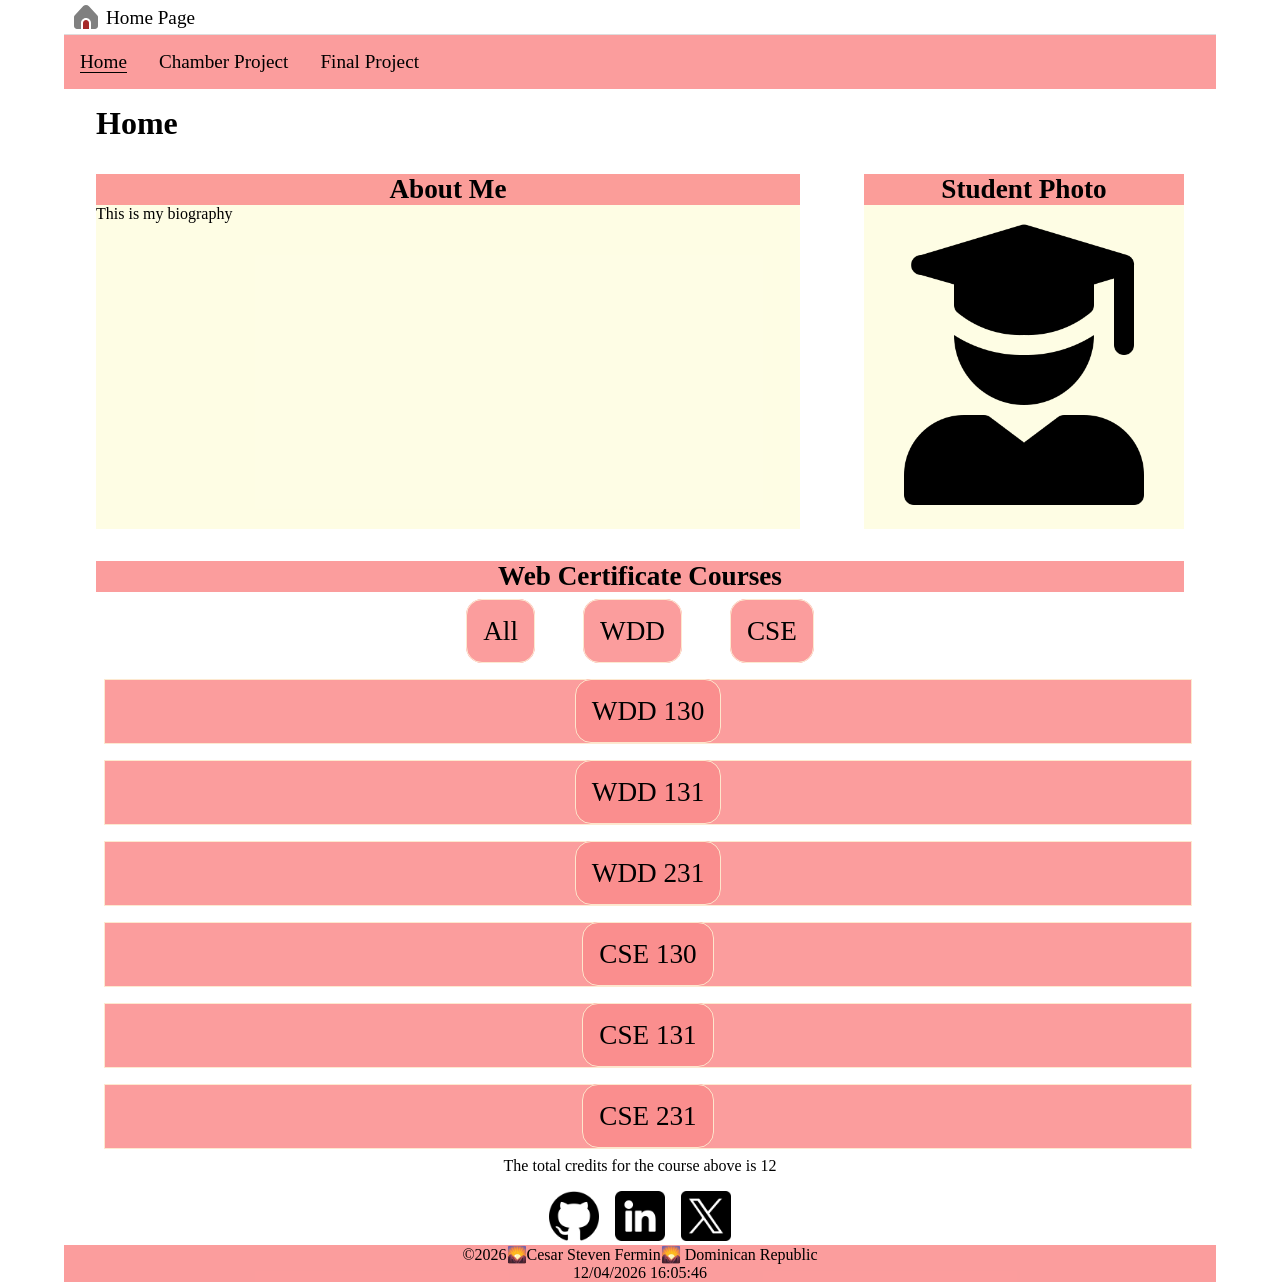
<file: index.html>
<!DOCTYPE html>
<html lang="en">
<head>
    <meta charset="UTF-8">
    <meta name="viewport" content="width=device-width, initial-scale=1.0">
    <title>Course Home Page</title>
    <meta name="author" content="Cesar Steven Fermin Cabrera">
    <meta name="description" content="This page is to create a course page where the user can find all the classes for web and programming development">
    <link rel="stylesheet" href="styles/homepagesmall.css">
    <link rel="stylesheet" href="styles/homepagelarger.css">
    <link rel="icon" href="images/newfav.ico">
    <script src="scripts/homepage.js" defer></script>
    <meta property="og:title" content="Course Home Page">
    <meta property="og:description" content="In this website, the student can have the posibility to see his biography, including his information and the history of his courses">
    <meta property="og:image" content="images/student.png">
    <meta property="og:url" content="https://stevenfermin.github.io/wdd231/index.html">
</head>
<body>
    <link rel="stylesheet" href="https://fonts.googleapis.com/css2?family=Roboto+Mono:wght@300;400;700&display=swap">
    <link rel="preconnect" href="https://fonts.googleapis.com">
    <link rel="preconnect" href="https://fonts.gstatic.com" crossorigin>
    <header>
        <img src="images/hogar.svg" alt="" width="512" height="512">
        <span>Home Page</span>
        <button id="ham-btn" class="hamburger" aria-label="hambtn"></button>
    </header>
    <nav id="nav-bar" class="navigation">
        <ul>
            <li class="current"><a href="#">Home</a></li>
            <li><a href="#">Chamber Project</a></li>
            <li><a href="#">Final Project</a></li>
        </ul>
    </nav>
    <main>
        <h1>Home</h1>
        <div class="sections">
            <section class="aboutMe">
                <h2>About Me</h2>
                <p>This is my biography</p>
            </section>
            <section class="photo">
                <h2>Student Photo</h2>
                <img src="images/student.png" alt="Student">
            </section>
            <section class="course">
                <h2>Web Certificate Courses</h2>
                <div class="filters">
                    <ul>
                        <li><a href="#" id="all">All</a></li>
                        <li><a href="#" id="wdd">WDD</a></li>
                        <li><a href="#" id="cse">CSE</a></li>
                    </ul>
                </div>
                <div id="list">
                </div>
            </section>
        </div>
        <dialog id="course-dialog">
        </dialog>
    </main>
    <footer>
        <div class="logos">
            <a href="https://github.com/"><img src="images/github.png" alt="Github"></a>
            <a href="https://linkedin.com/"><img src="images/linkedin.png" alt="LinkedIn"></a>
            <a href="https://x.com/"><img src="images/xlogo.png" alt="Twitter X"></a>
        </div>
        <div class="mark">
            <p id="signature"></p>
            <p id="lastModified"></p>
        </div>
    </footer>
</body>
</html>
</file>
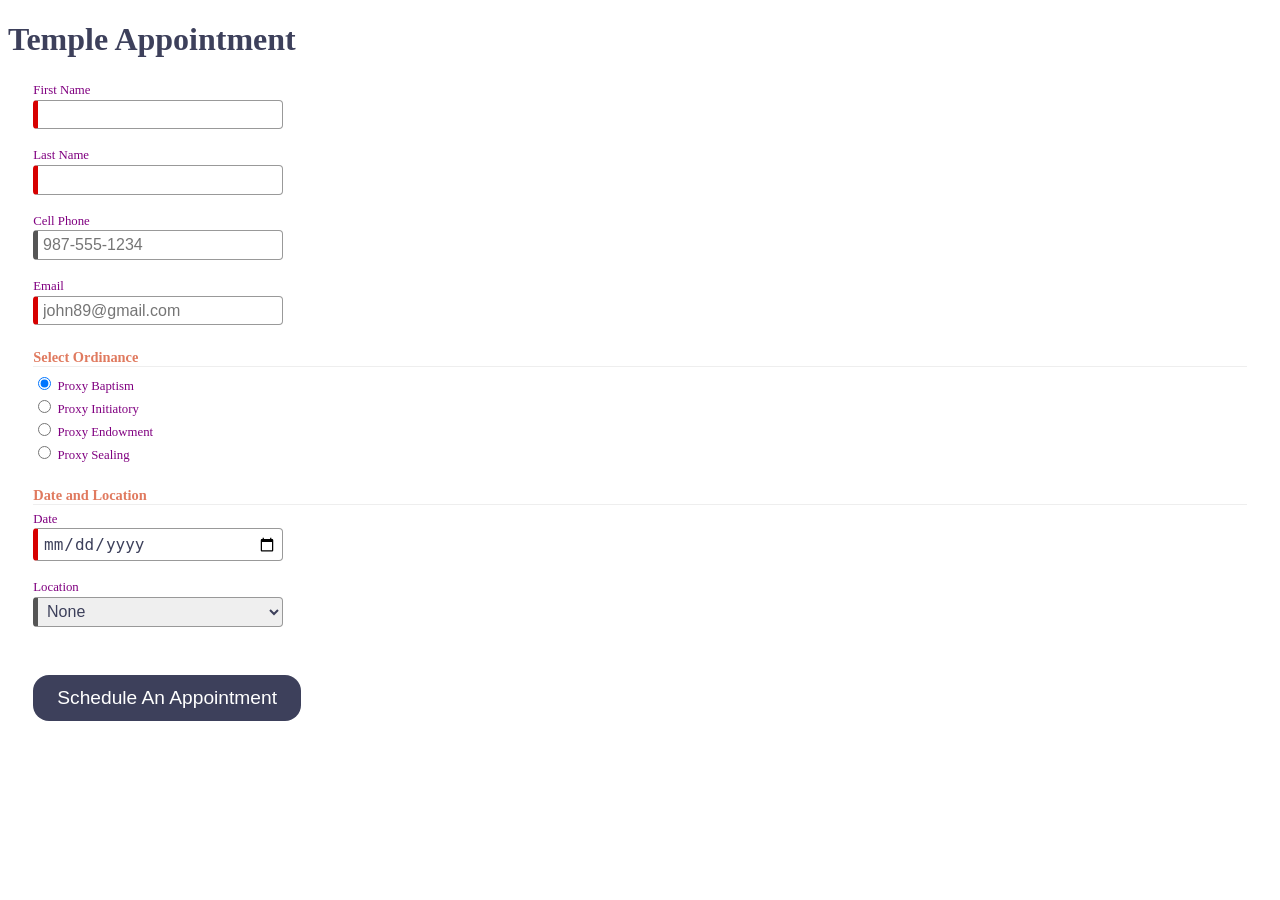
<file: startHere/startHere/index.html>
<!DOCTYPE html>
<html lang="en">

<head>
  <meta charset="UTF-8">
  <meta name="viewport" content="width=device-width, initial-scale=1.0">
  <meta name="description" content="Web Lab Start File">
  <meta name="author" content="Paul Cheney">

  <link rel="stylesheet" href="styles/small.css">
  <link rel="stylesheet" href="styles/large.css">
  <script src="js/scripts.js" defer></script>
  <title>Web Lab Start File</title>
</head>

<body>

  <main>
    <h1>Temple Appointment</h1>

    <form method="GET" action="thanks.html" class="designOne">
      <label>First Name <input type="text" name="first" required autocomplete="given-name" title="Your First Name"></label>
        <label>Last Name <input type="text" name="last" required autocomplete="family-name" title="Your Last Name"></label>
        <label>Cell Phone <input type="tel" name="phone"  autocomplete="tel" title="A Phone Number with dashes" placeholder="987-555-1234" ></label>
        <label>Email <input type="email" name="email" required placeholder="john89@gmail.com"  title="Your Email" autocomplete="email"></label>
  

        <h3>Select Ordinance</h3>
        <label><input type="radio" name="ordinance" value="Baptism" checked> Proxy Baptism</label>
        <label><input type="radio" name="ordinance" value="Initiatory"> Proxy Initiatory</label>
        <label><input type="radio" name="ordinance" value="Endowment"> Proxy Endowment</label>
        <label><input type="radio" name="ordinance" value="Sealing"> Proxy Sealing</label>

        
        <h3>Date and Location</h3>
        <label>Date <input type="date" name="date" required></label>

        <label>Location
          <select name="location" required>
            <option value="">None</option>
            <option value="Payson">Payson</option>
            <option value="Orem">Orem</option>
            <option value="Provo City Center">Provo City Center</option>
        </label>

        <input type="submit" value="Schedule An Appointment">
    </form>

    
  </main>

</body>
</html>
</file>
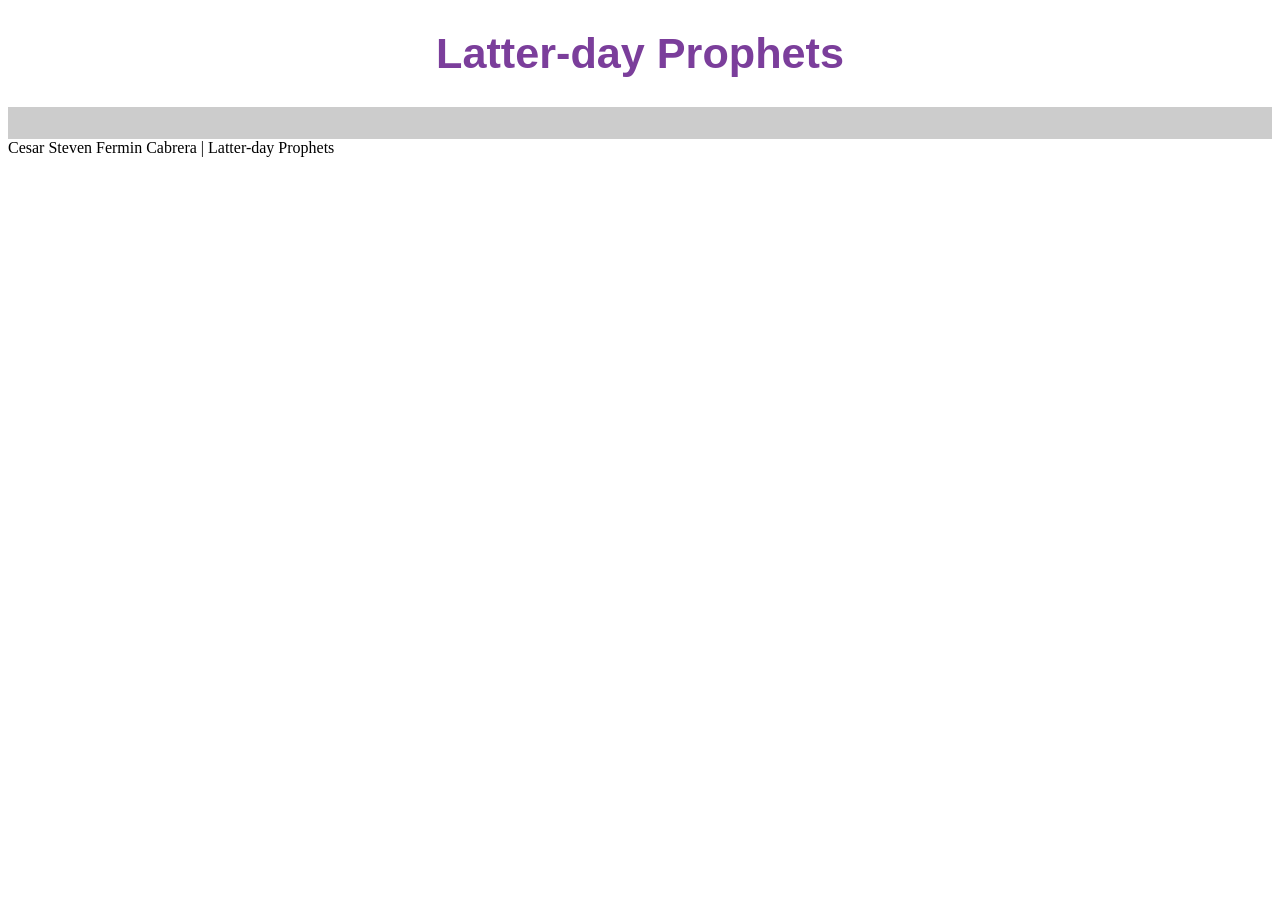
<file: prophets.html>
<!DOCTYPE html>
<html lang="en">
<head>
    <meta charset="UTF-8">
    <meta name="viewport" content="width=device-width, initial-scale=1.0">
    <title>Prophets page</title>
    <link rel="stylesheet" href="styles/prophets.css">
    <script src="scripts/prophets.js" defer></script>
    <meta name="author" content="Cesar Steven Fermin Cabrera">
    <meta name="description" content="This page will fetch the data of modern prophets and display some information to the user">
</head>
<body>
    <header>
        <h1>Latter-day Prophets</h1>
    </header>
    <main>
        <div id="cards"></div>
    </main>
    <footer>
        Cesar Steven Fermin Cabrera | Latter-day Prophets
    </footer>
</body>
</html>
</file>
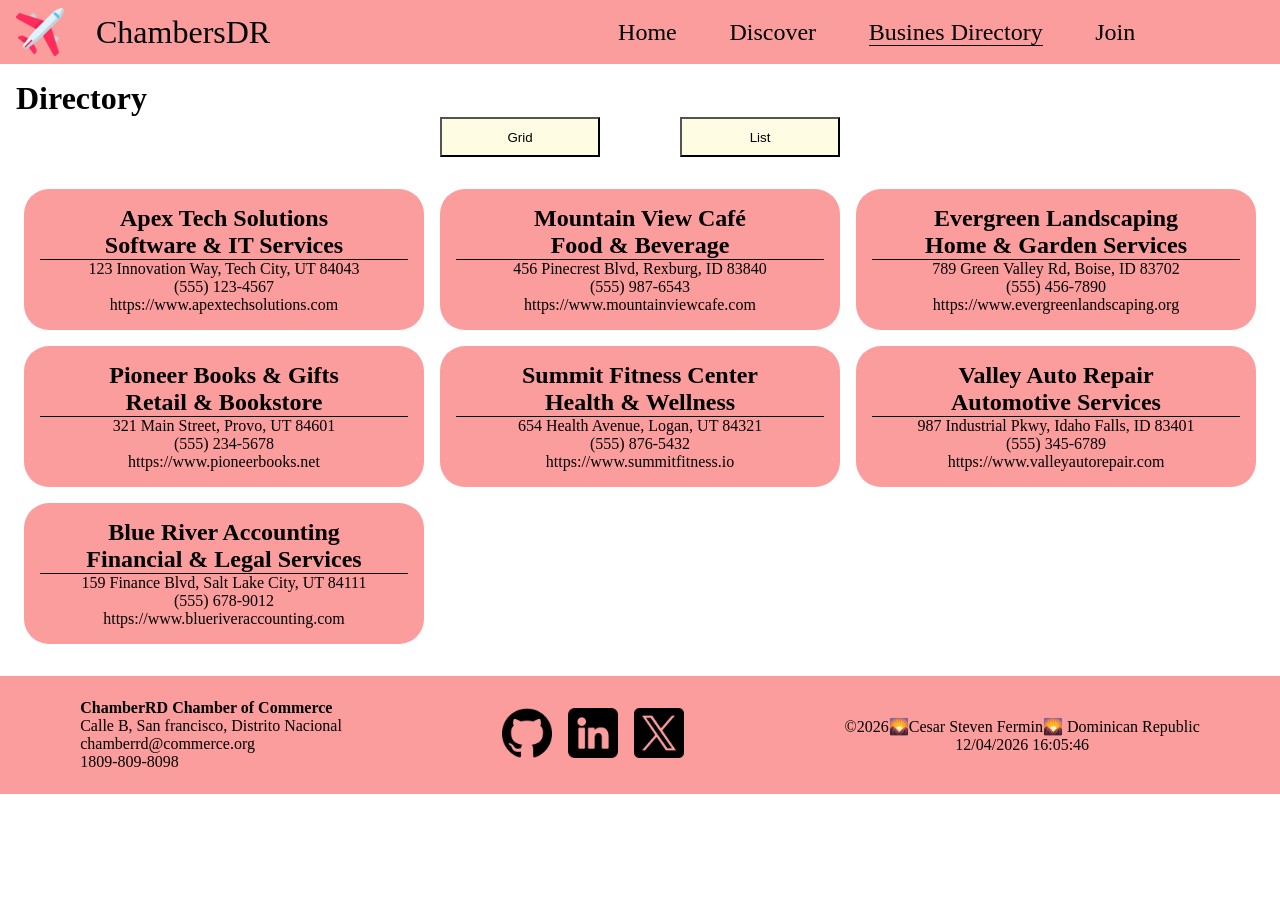
<file: chamber/directory.html>
<!DOCTYPE html>
<html lang="en">
<head>
    <meta charset="UTF-8">
    <meta name="viewport" content="width=device-width, initial-scale=1.0">
    <meta name="author" content="Cesar Steven Fermin Cabrera">
    <meta name="description" content="This page is about all the companies that are asociated with us">

    <meta property="og:title" content="ChambersDR">
    <meta property="og:description" content="This page is about all the companies that are asociated with us">
    <meta property="og:image" content="https://stevenfermin.github.io/wdd231/chamber/images/plane.png">
    <meta property="og:url" content="https://stevenfermin.github.io/wdd231/chamber/directory.html">

    <link rel="stylesheet" href="styles/normalize.css">
    <link rel="stylesheet" href="styles/directorysmall.css">
    <link rel="stylesheet" href="styles/directorylarge.css">
    <script src="scripts/directory.js" defer></script>
    <link rel="shortcut icon" href="images/plane.png">

    <link rel="stylesheet" href="https://fonts.googleapis.com/css2?family=Roboto+Mono:wght@300;400;700&display=swap">
    <link rel="preconnect" href="https://fonts.googleapis.com">
    <link rel="preconnect" href="https://fonts.gstatic.com" crossorigin>

    <title>ChambersDR Directory</title>
</head>
<body>
    
    <header>
        <nav class="navigation">
            <img src="images/plane.png" alt="Plane logo">
            <label>ChambersDR</label>
            <ul>
                <li class="link"><a href="index.html">Home</a></li>
                <li class="link"><a href="discover.html">Discover</a></li>
                <li class="link"><a href="directory.html">Busines Directory</a></li>
                <li class="link"><a href="join.html">Join</a></li>
            </ul>
            <button id="ham-btn" class="hamburger" aria-label="hambtn"></button>
        </nav>
        <nav id="mobileNav" class="mobileNav">
            <ul>
                <li class="mobileLink"><a href="index.html">Home</a></li>
                <li class="mobileLink"><a href="discover.html">Discover</a></li>
                <li class="mobileLink"><a href="directory.html" >Busines Directory</a></li>
                <li class="mobileLink"><a href="join.html">Join</a></li>
            </ul>
        </nav>
    </header>
    <main>
        <h1 id="h1-directory">Directory</h1>
        <div class="view">
            <button id="grid">Grid</button>
            <button id="list">List</button>
        </div>
        <div id="cards" class="cards grid">
        </div>
    </main>
    <footer>
        <div id="details">
            <p id="DName"></p>
            <p id="DAddress"></p>
            <p id="DEmail"></p>
            <p id="DNumber"></p>
        </div>
        <div class="logos">
            <a href="https://github.com/"><img src="images/github.png" alt="Github"></a>
            <a href="https://linkedin.com/"><img src="images/linkedin.png" alt="LinkedIn"></a>
            <a href="https://x.com/"><img src="images/xlogo.png" alt="Twitter X"></a>
        </div>
        <div class="mark">
            <p id="signature"></p>
            <p id="lastModified"></p>
        </div>
    </footer>
</body>
</html>
</file>
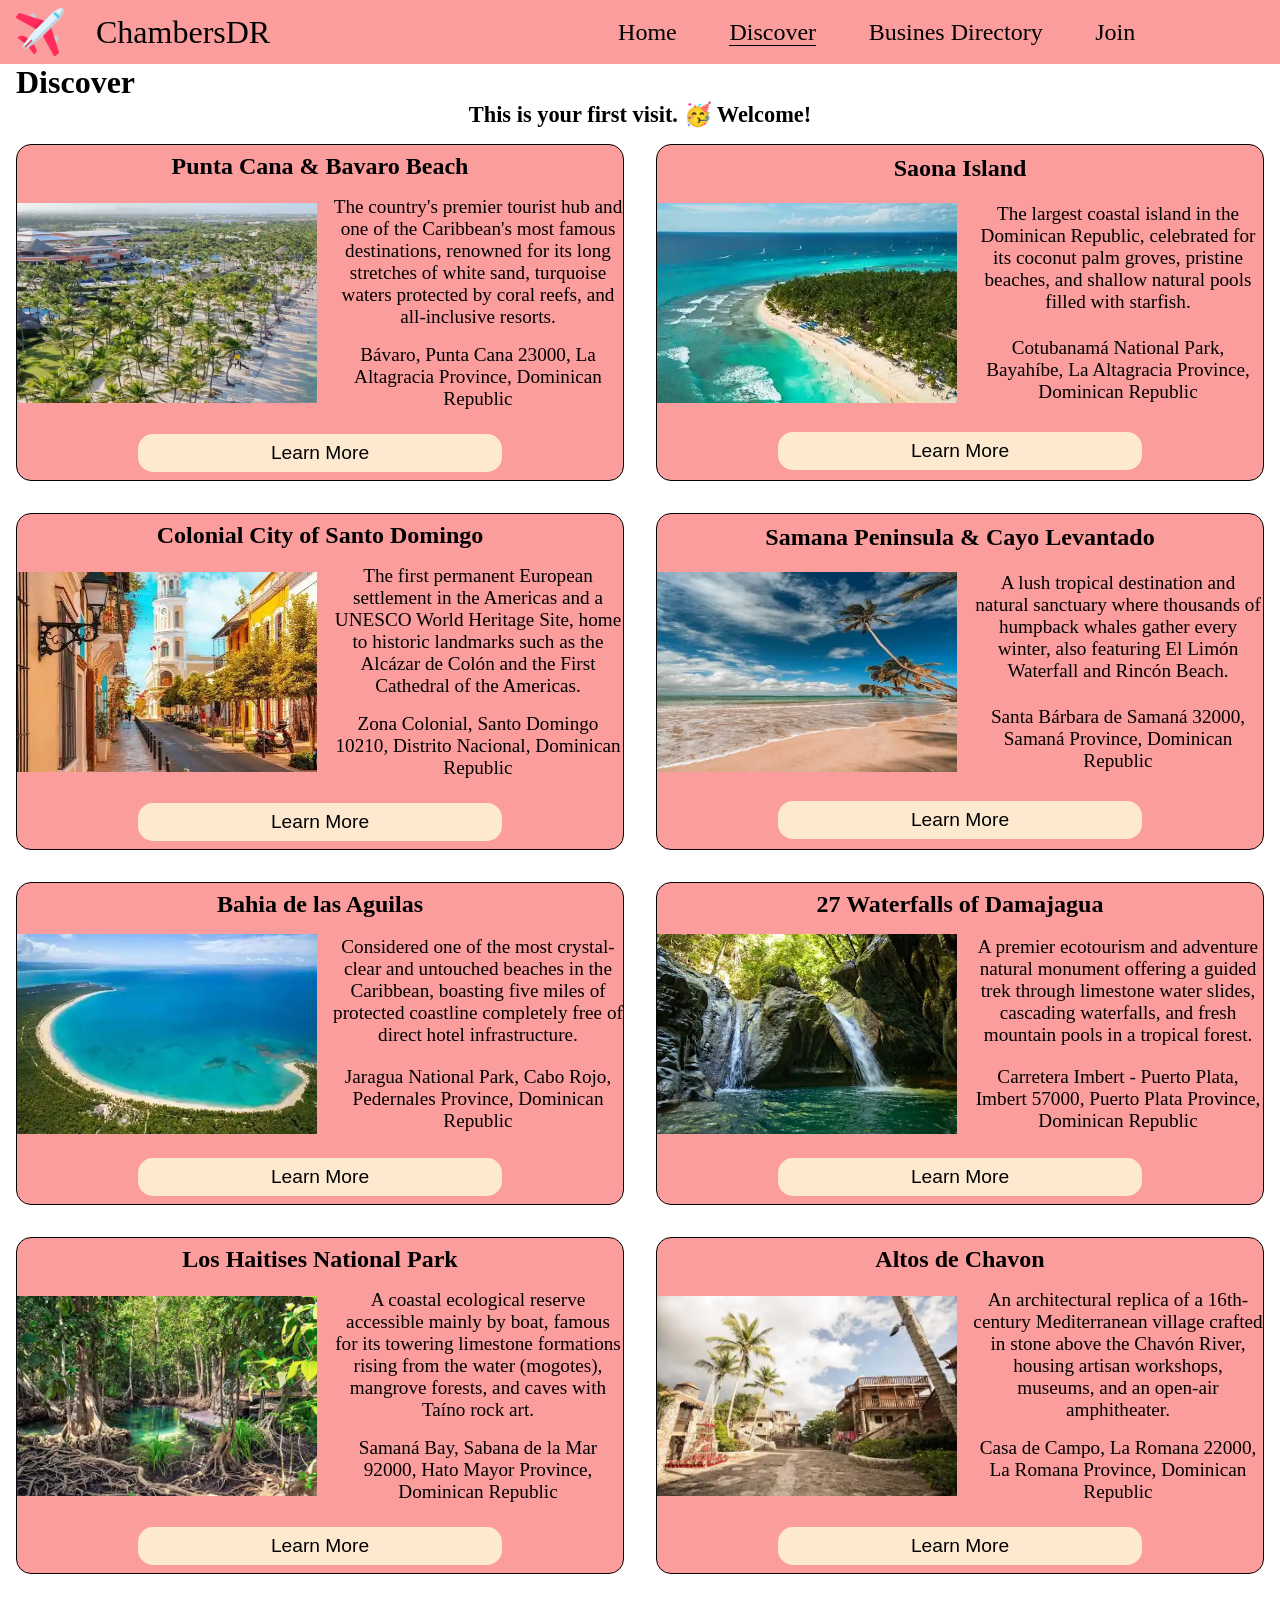
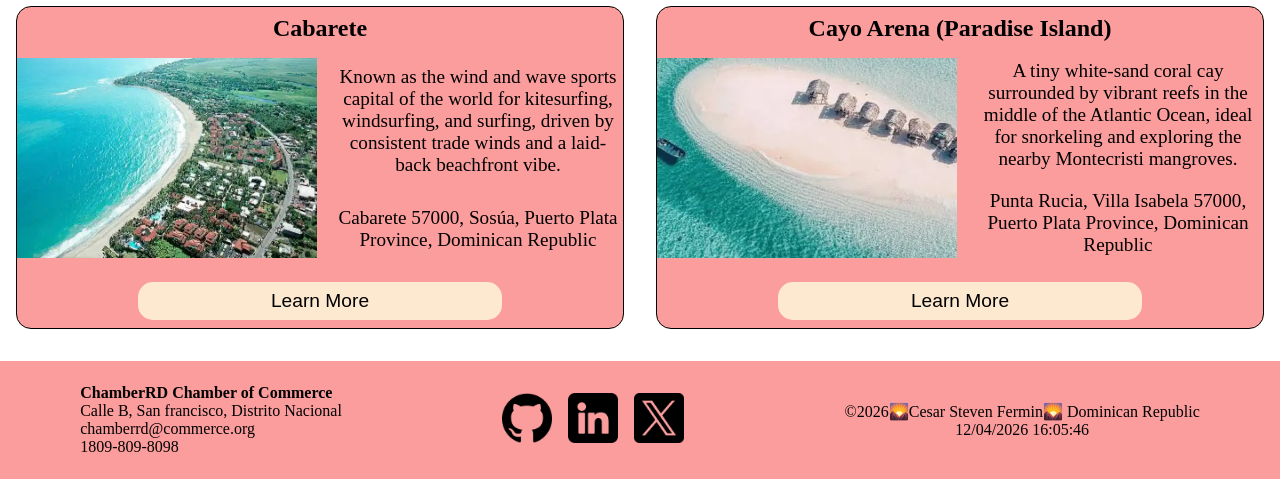
<file: chamber/discover.html>
<!DOCTYPE html>
<html lang="en">
<head>
    <meta charset="UTF-8">
    <meta name="viewport" content="width=device-width, initial-scale=1.0">
    <meta name="author" content="Cesar Steven Fermin Cabrera">
    <meta name="description" content="This page is about all the companies that are asociated with us">

    <meta property="og:title" content="ChambersDR Discover turism page">
    <meta property="og:description" content="This page is about all the companies that are asociated with us">
    <meta property="og:image" content="https://stevenfermin.github.io/wdd231/chamber/images/santodomingo.webp">
    <meta property="og:url" content="https://stevenfermin.github.io/wdd231/chamber/directory.html">

    <link rel="stylesheet" href="styles/normalize.css">
    <link rel="stylesheet" href="styles/normalize.css">
    <link rel="stylesheet" href="styles/directorysmall.css">
    <link rel="stylesheet" href="styles/directorymedium.css">
    <link rel="stylesheet" href="styles/directorylarge.css">
    <script src="scripts/directory.js" defer></script>
    <script src="scripts/discover.js" type="module"></script>
    <link rel="shortcut icon" href="images/plane.png">

    <link rel="stylesheet" href="https://fonts.googleapis.com/css2?family=Roboto+Mono:wght@300;400;700&display=swap">
    <link rel="preconnect" href="https://fonts.googleapis.com">
    <link rel="preconnect" href="https://fonts.gstatic.com" crossorigin>

    <title>ChambersDR Discover</title>
</head>
<body>
    <header>
        <nav class="navigation">
            <img src="images/plane.png" alt="Plane logo">
            <label>ChambersDR</label>
            <ul>
                <li class="link"><a href="index.html">Home</a></li>
                <li class="link"><a href="discover.html">Discover</a></li>
                <li class="link"><a href="directory.html">Busines Directory</a></li>
                <li class="link"><a href="join.html">Join</a></li>
            </ul>
            <button id="ham-btn" class="hamburger" aria-label="hambtn"></button>
        </nav>
        <nav id="mobileNav" class="mobileNav">
            <ul>
                <li class="mobileLink"><a href="index.html">Home</a></li>
                <li class="mobileLink"><a href="discover.html">Discover</a></li>
                <li class="mobileLink"><a href="directory.html" >Busines Directory</a></li>
                <li class="mobileLink"><a href="join.html">Join</a></li>
            </ul>
        </nav>
    </header>

    <main>
        <h1 id="discover">Discover</h1>
        <div id="visits">
        </div>
        <div id="TurismCards">
        </div>

        <dialog id="learnMore">
        </dialog>
    </main>

    <footer>
        <div id="details">
            <p id="DName"></p>
            <p id="DAddress"></p>
            <p id="DEmail"></p>
            <p id="DNumber"></p>
        </div>
        <div class="logos">
            <a href="https://github.com/"><img src="images/github.png" alt="Github"></a>
            <a href="https://linkedin.com/"><img src="images/linkedin.png" alt="LinkedIn"></a>
            <a href="https://x.com/"><img src="images/xlogo.png" alt="Twitter X"></a>
        </div>
        <div class="mark">
            <p id="signature"></p>
            <p id="lastModified"></p>
        </div>
    </footer>
</body>
</html>
</file>
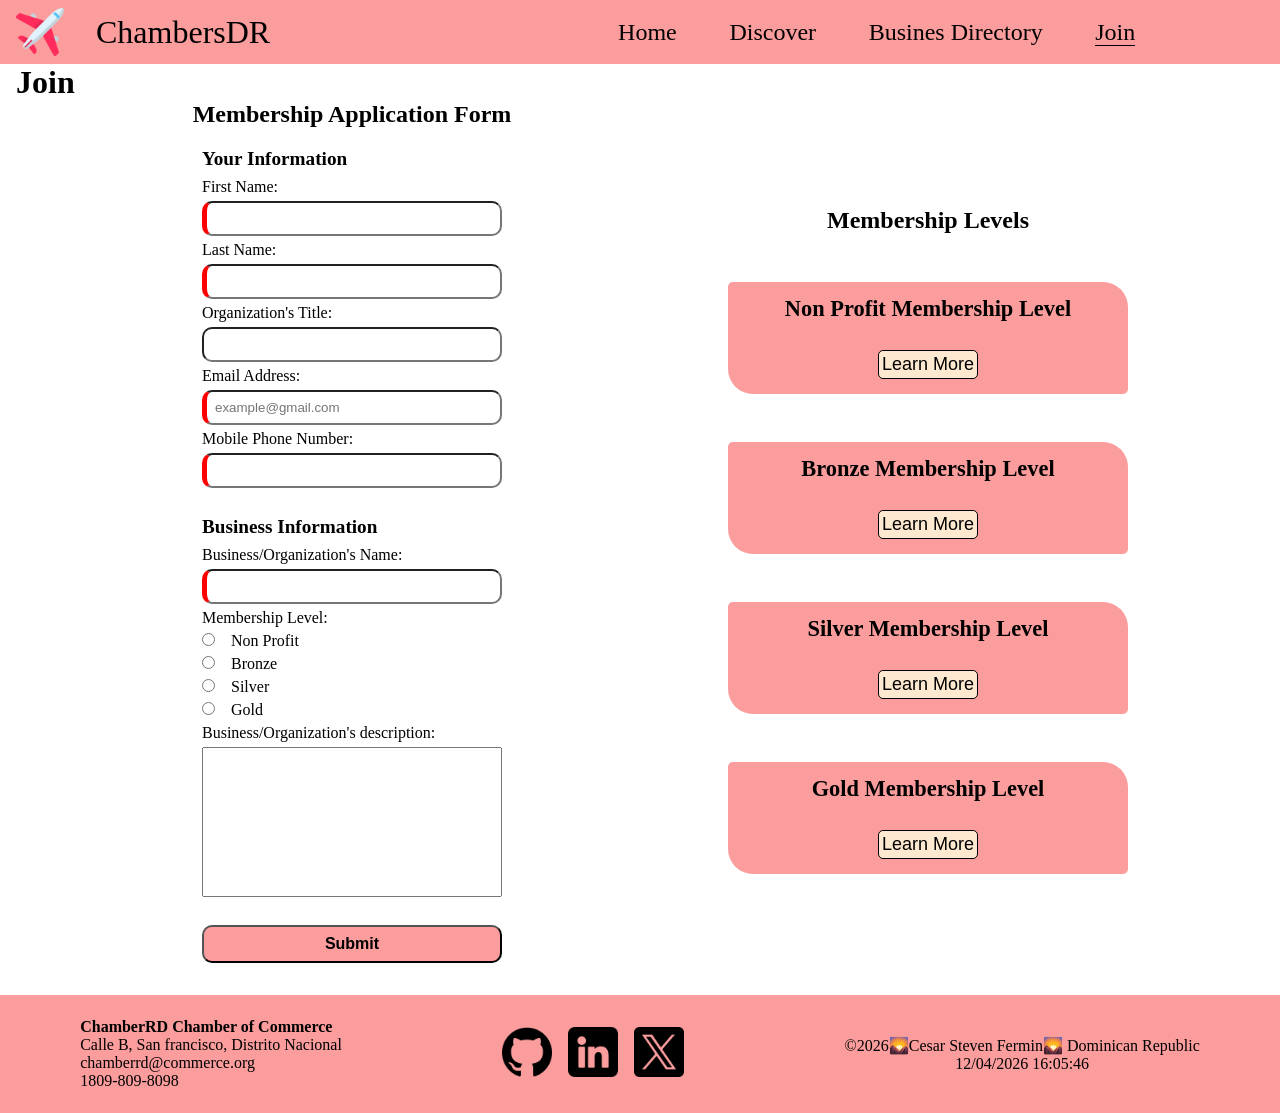
<file: chamber/join.html>
<!DOCTYPE html>
<html lang="en">
<head>
    <meta charset="UTF-8">
    <meta name="viewport" content="width=device-width, initial-scale=1.0">
    <meta name="author" content="Cesar Steven Fermin Cabrera">
    <meta name="description" content="This page is about all the companies that are asociated with us">

    <meta property="og:title" content="ChambersDR Join form page">
    <meta property="og:description" content="This page contains a form where the user will join to the chamber after filling it, suscribe for a membership and know they benefits of join us!">
    <meta property="og:image" content="https://stevenfermin.github.io/wdd231/chamber/images/santodomingo.webp">
    <meta property="og:url" content="https://stevenfermin.github.io/wdd231/chamber/directory.html">

    <link rel="stylesheet" href="styles/normalize.css">
    <link rel="stylesheet" href="styles/directorysmall.css">
    <link rel="stylesheet" href="styles/directorylarge.css">
    <script src="scripts/directory.js" defer></script>
    <link rel="shortcut icon" href="images/plane.png">

    <link rel="stylesheet" href="https://fonts.googleapis.com/css2?family=Roboto+Mono:wght@300;400;700&display=swap">
    <link rel="preconnect" href="https://fonts.googleapis.com">
    <link rel="preconnect" href="https://fonts.gstatic.com" crossorigin>

    <title>ChambersDR Join</title>
</head>
<body>
    <header>
        <nav class="navigation">
            <img src="images/plane.png" alt="Plane logo">
            <label>ChambersDR</label>
            <ul>
                <li class="link"><a href="index.html">Home</a></li>
                <li class="link"><a href="discover.html">Discover</a></li>
                <li class="link"><a href="directory.html">Busines Directory</a></li>
                <li class="link"><a href="join.html">Join</a></li>
            </ul>
            <button id="ham-btn" class="hamburger" aria-label="hambtn"></button>
        </nav>
        <nav id="mobileNav" class="mobileNav">
            <ul>
                <li class="mobileLink"><a href="index.html">Home</a></li>
                <li class="mobileLink"><a href="discover.html">Discover</a></li>
                <li class="mobileLink"><a href="directory.html" >Busines Directory</a></li>
                <li class="mobileLink"><a href="join.html">Join</a></li>
            </ul>
        </nav>
    </header>
    <main>
        <h1 id="h1-join">Join</h1>
        <div class="org">
            <form method="get" action="thankyou.html" class="join">
                <h2>Membership Application Form</h2>
                <fieldset>
                    <legend>Your Information</legend>
                    <label for="first">First Name:</label>
                    <input type="text" id="first" name="first" title="first" autocomplete="given-name" required>

                    <label for="last">Last Name:</label>
                    <input type="text" id="last" name="last" title="last" autocomplete="family-name" required>
                

                
                    <label for="organization-title">Organization's Title:</label>
                    <input type="text" id="organization-title" name="organization-title" title="organization-title" autocomplete="organization-title" pattern="[A-Za-zÀ-ÿ -]{7,}">

                    <label for="email">Email Address:</label>
                    <input type="email" id="email" name="email" title="email" autocomplete="email" placeholder="example@gmail.com" required>

                    <label for="phone">Mobile Phone Number:</label>
                    <input type="tel" id="phone" name="phone" title="phone" autocomplete="tel" required>
                </fieldset>

                <fieldset>
                    <legend>Business Information</legend>
                    <label for="organization">Business/Organization's Name:</label>
                    <input type="text" id="organization" title="organization" name="organization" autocomplete="organization" required>

                    <p>Membership Level:</p>
                    <label for="NP"><input type="radio" name="membership" id="NP" required>Non Profit</label>
                    <label for="BRONZE"><input type="radio" name="membership" id="BRONZE" required>Bronze</label>
                    <label for="SILVER"><input type="radio" name="membership" id="SILVER" required>Silver</label>
                    <label for="GOLD"><input type="radio" name="membership" id="GOLD" required>Gold</label>

                    <label for="description">Business/Organization's description:</label>
                    <textarea name="description" id="description" title="description"></textarea>
                </fieldset>
                <input type="hidden" name="timestamp" id="timestamp">

                <button type="submit">Submit</button>
            </form>
            <section class="memberships">
                <h2>Membership Levels</h2>
                <div id="np">
                    <p>Non Profit Membership Level</p>
                    <button id="btn-np">Learn More</button>
                </div>
                <div id="bronze">
                    <p>Bronze Membership Level</p>
                    <button id="btn-bronze">Learn More</button>
                </div>
                <div id="silver">
                    <p>Silver Membership Level</p>
                    <button id="btn-silver">Learn More</button>
                </div>
                <div id="gold">
                    <p>Gold Membership Level</p>
                    <button id="btn-gold">Learn More</button>
                </div>
            </section>
        </div>
        <dialog id="dialog-membership">

        </dialog>
    </main>
    <footer>
        <div id="details">
            <p id="DName"></p>
            <p id="DAddress"></p>
            <p id="DEmail"></p>
            <p id="DNumber"></p>
        </div>
        <div class="logos">
            <a href="https://github.com/"><img src="images/github.png" alt="Github"></a>
            <a href="https://linkedin.com/"><img src="images/linkedin.png" alt="LinkedIn"></a>
            <a href="https://x.com/"><img src="images/xlogo.png" alt="Twitter X"></a>
        </div>
        <div class="mark">
            <p id="signature"></p>
            <p id="lastModified"></p>
        </div>
    </footer>
</body>
</html>
</file>
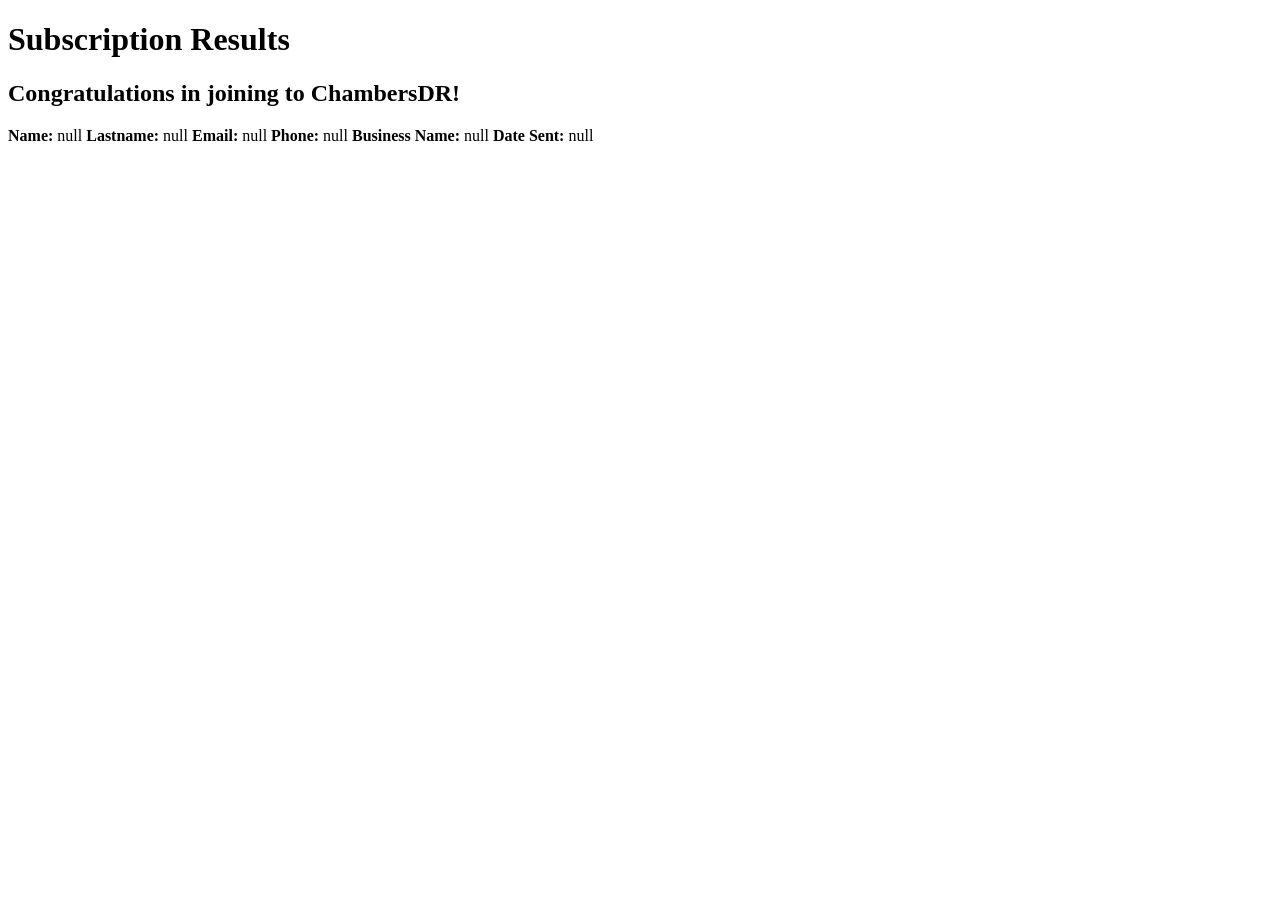
<file: chamber/thanks.html>
<!DOCTYPE html>
<html lang="en">
<head>
    <meta charset="UTF-8">
    <meta name="viewport" content="width=device-width, initial-scale=1.0">
    <title>Document</title>
    <script src="scripts/directory.js" defer></script>
</head>
<body>
    <h1>Subscription Results</h1>
    <div id="form-results"></div>
</body>
</html>
</file>
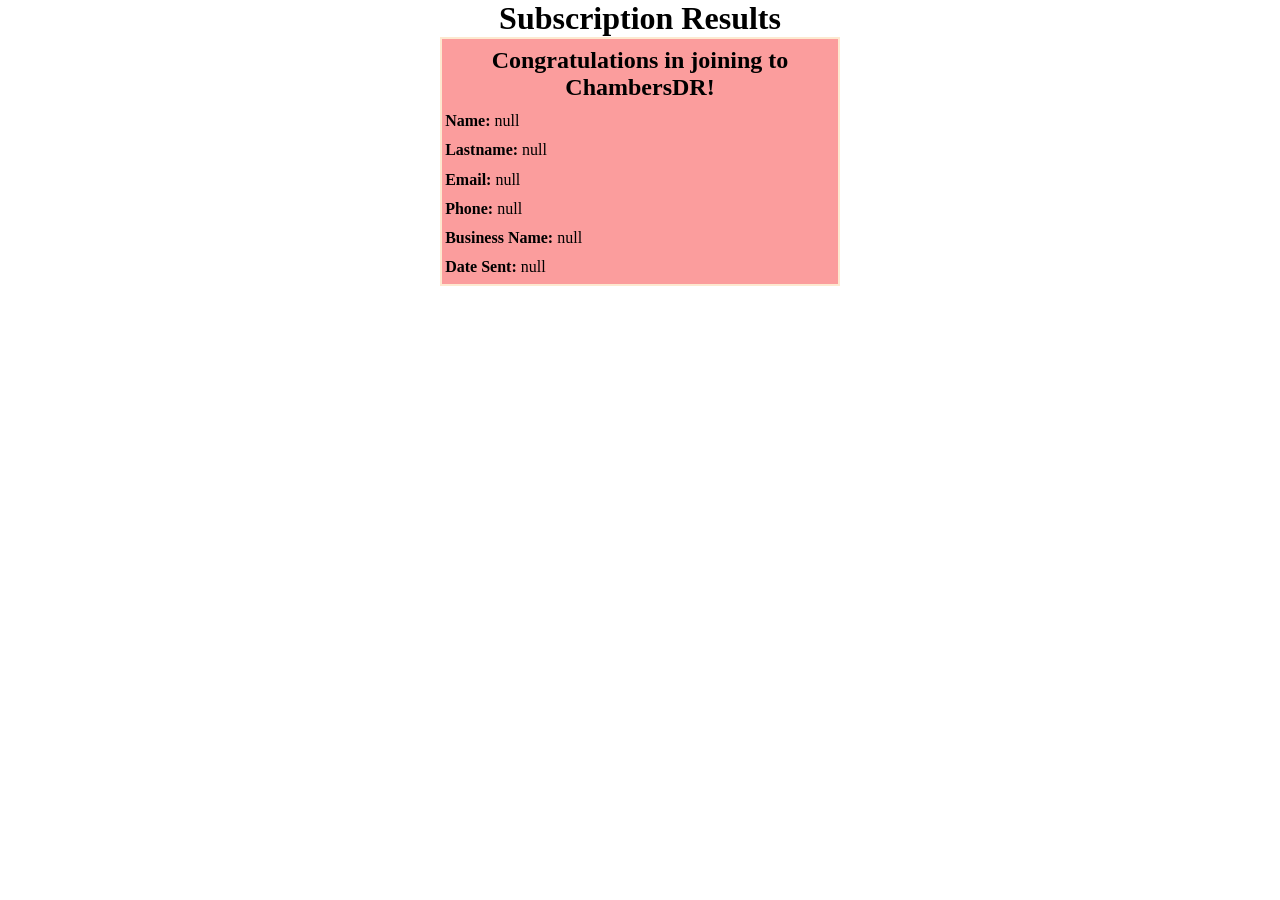
<file: chamber/thankyou.html>
<!DOCTYPE html>
<html lang="en">
<head>
    <meta charset="UTF-8">
    <meta name="viewport" content="width=device-width, initial-scale=1.0">

    <title>Document</title>

    <link rel="stylesheet" href="styles/normalize.css">
    <link rel="stylesheet" href="styles/directorysmall.css">
    <link rel="stylesheet" href="styles/directorylarge.css">
    <script src="scripts/directory.js" defer></script>
</head>
<body>
    <h1 id="h1-thankyou">Subscription Results</h1>
    <div id="form-results" class="form-results"></div>
</body>
</html>
</file>
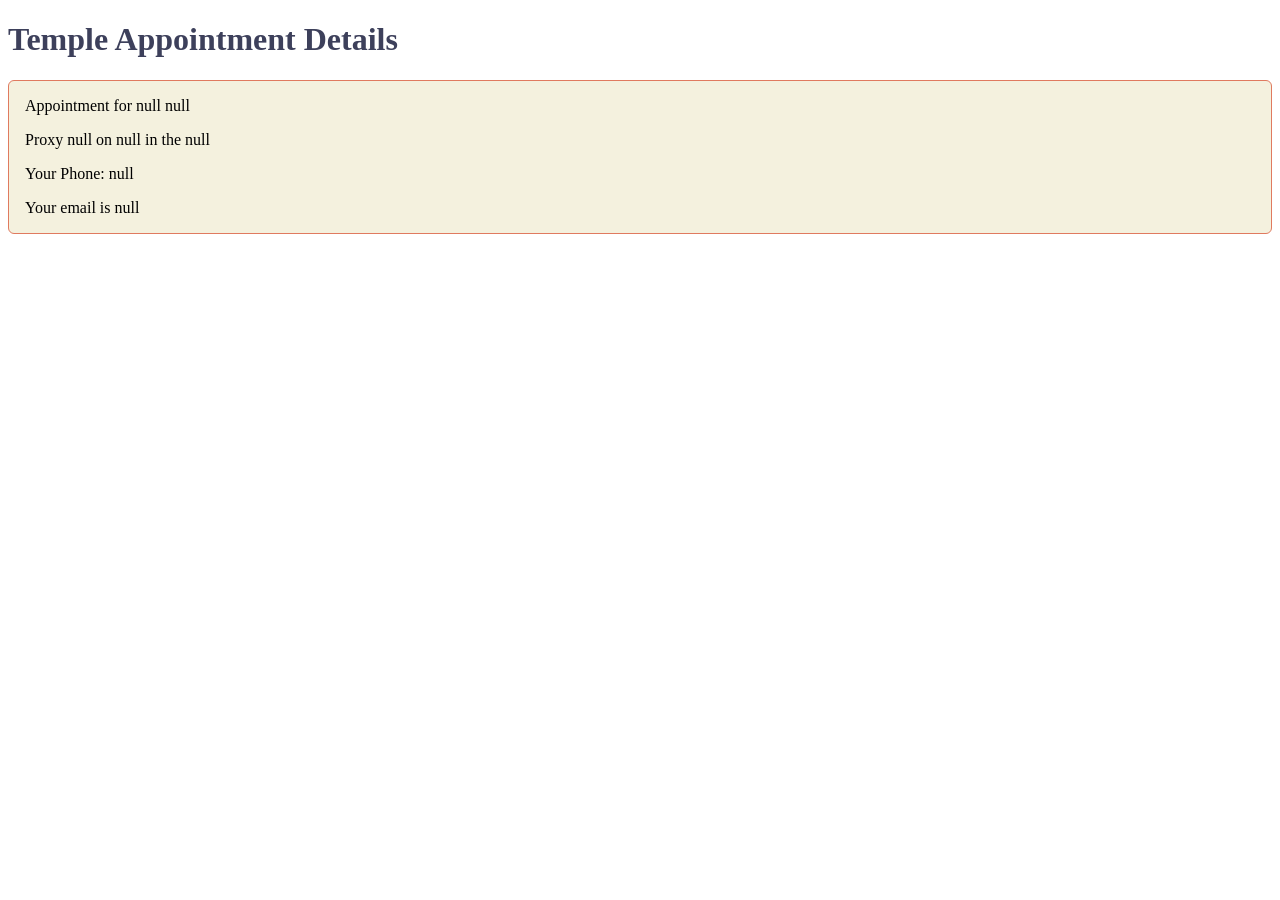
<file: startHere/startHere/thanks.html>
<!DOCTYPE html>
<html lang="en">

<head>
  <meta charset="UTF-8">
  <meta name="viewport" content="width=device-width, initial-scale=1.0">
  <meta name="description" content="Web Lab Start File">
  <meta name="author" content="Paul Cheney">

  <link rel="stylesheet" href="styles/small.css">
  <link rel="stylesheet" href="styles/large.css">

  <title>Web Lab Start File</title>
</head>

<body>

  <main>
    <h1>Temple Appointment Details</h1>

    <div id="results"></div>

  </main>



  <script src="js/scripts.js"></script>
</body>
</html>
</file>
<file: styles/homepagesmall.css>
:root{
    --main-color: rgba(251, 139, 139, 0.845);
    --secondary-color:rgba(254, 253, 222, 0.8);
    --third-color: rgb(175,175,175);
    --default-font-color: rgb(0,0,0);
    --current-page: rgba(247, 146, 84, 0.8);
}

*{
    margin: 0;
    padding: 0;
    box-sizing: border-box;
}

header, nav, main, footer {
    width: 38rem;
    margin: 0 auto;
}
/********************** HEADER **********************/
header {
    display: grid;
    grid-template-columns: 24px auto 44px;
    padding: 5px 0 5px 10px;
    align-items: end;
    border-bottom: solid 1px #ddd;
    column-gap: 8px;
}

header img {
    display: block;
    width: 100%;
    height: auto;
}

header span {
    font-size: 1.2rem;
    color: var(--default-font-color);
}

.hamburger {
    background: none;
    border: none;
}

.hamburger::before {
    content: "\2630";
}

.hamburger.show::before {
    content: "\00D7";
    font-size: 2rem;
}

/********************** NAVIGATION **********************/

.navigation {
    display: none;
}

.navigation.show {
    display: block;
    width: 38rem;
    background-color: var(--secondary-color);
}

.navigation ul {
    list-style-type: none;
    text-align: center;
}

.navigation li {
    padding: 1rem;
    border-bottom: solid 1px var(--default-font-color);
}

.navigation li.current {
    background-color: var(--current-page);
}

.navigation ul li a {
    color: var(--default-font-color);
    text-decoration: none;
    font-size: 1.2rem;
}

main h1 {
    margin: 1rem 2rem;
}

/********************** About Me **********************/

.aboutMe, .photo  {
    margin: 1rem 2rem;
    background-color: var(--secondary-color);
}

.aboutMe h2, .photo h2, .course h2 {
    background-color: var(--main-color);
    color: var(--default-font-color);
    text-align: center;
    font-size: 1.7rem;
}

.photo img {
    width: 100%;
}

.course {
    display: flex;
    flex-direction: column;
    margin: 1rem 2rem;
}

.course ul {
    list-style-type: none;
    display: flex;
    flex-direction: row;
    place-content: center;
}

.course li {
    margin: 0.5rem 0.5rem;
    padding: 1rem;
}

.course a {
    padding: 1rem;
    border-radius: 1rem;
    text-decoration: none;
    background-color: var(--main-color);
    color: var(--default-font-color);
    border: solid 1px var(--secondary-color);
    font-size: 1.7rem;
}

dialog {
    margin: auto;
    border: 1px solid rgb(0 0 0 / 10%);
    border-radius: .25rem;
    padding: 1rem;
    background-color: #fff;
    box-shadow: 0 0 3rem #777;
    width: 90%;
    max-width: 600px;
}

dialog::backdrop {
  background-color: rgb(0 0 0 / 50%);
}

dialog button {
  position: absolute;
  top: 23px;
  right: 23px;
  padding: .5rem 1rem;
  border: 1px solid rgb(0 0 0 / 10%);
}

/***** JAVASCRIPT CLASS ******/


#list ul {
    display: flex;
    flex-direction: column;
}

.courses li {
    background-color: var(--main-color);
    width: 100%;
    text-align: center;
    border: solid 0.5px var(--secondary-color);
}
/*----------------------------*/
.course p {
    text-align: center;
}

footer {
    display: flex;
    flex-direction: column;
}

.logos {
    display: flex;
    place-content: center;
    gap: 1rem;
}

.logos img {
    width: 50px;
    height: auto;
}

.mark {
    background-color: var(--main-color);
    text-align: center;
}

#course-details {
    background-color: var(--main-color);
}

#course-details::backdrop {
    background-color: rgb(0,0,0 / 50%);
}
</file>
<file: styles/homepagelarger.css>
@media (min-width: 670px) {

    header, nav, main, footer {
        width: 90%;
        margin: 0 auto;
    }
    /********************** HEADER **********************/

    .hamburger {
        display: none;
    }
    /********************** NAVIGATION **********************/
    .navigation {
        display: block;
        width: 90%;
        background-color: var(--main-color);
    }

    .navigation ul {
        display: flex;
    }
    
    .navigation li {
        padding: 1rem;
        border-bottom: 0px;
    }

    .navigation li.current {
        background-color: transparent;
    }

    .navigation li.current a {
        border-bottom: solid 1px var(--default-font-color);
    }

    /********************** MAIN **********************/

    .sections {
        display: grid;
        grid-template-columns: repeat(auto-fit, minmax(250px, 1fr));
        grid-template-rows: repeat(auto-fit, minmax(250px, 1fr));
    }

    .aboutMe {
        grid-column: 1/3;
    }

    .photo {
        grid-column: 3/4;
    }

    .course {
        grid-column: 1/4;
        grid-row: 2/3;
    }
}
</file>
<file: startHere/startHere/styles/small.css>
*{box-sizing: border-box;}
html {
  -webkit-text-size-adjust: 100%; 
  -ms-text-size-adjust: 100%;
}

h1 {
  color: #3D405B;
}

form {
    margin: 1rem 2%;
  
    label {
      display: block;
      font-size: .8rem;
      color: purple;
      padding-top: .2rem;
    }
    h3 {
      font-size: .9rem;
      color: #E07A5F;
      margin: 1.5rem 0 .2rem 0;
      border-bottom: 1px solid #eee;
    }
  
    input[type=text],
    input[type=tel],
    input[type=date],
    input[type=email],
    select {
      display: block;
      margin: .1rem 0 1rem 0 ;
      padding: .3rem;
      border: 1px solid #999;
      border-radius: 4px;
      border-left-width: 5px;
      border-left-color:#555;
      font-size: 1rem;
      color: #3D405B;
      width: 250px;
    }
  
    input:required {border-left-color: #d70000;}
    input:focus {border-left-color: black; outline:none;}
    input:required:valid{border-left-color: green;}
  
    input[type=submit] {
      border: none;
      text-align: center;
      background-color: #3D405B;
      color: white;
      border-radius: 1rem;
      padding: .75rem 1.5rem;
      margin: 2rem 0;
      font-size: 1.2rem;
      -webkit-appearance: none;
      appearance: none;
    }
  }
  input:-webkit-autofill{
    -webkit-text-fill-color: #3D405B;
  }
  
  #results {
    background-color: #F4F1DE;
    padding: 0 1rem;
    border: 1px solid #E07A5F;
    border-radius: 6px;
  }
</file>
<file: startHere/startHere/styles/large.css>
@media only screen and (min-width: 38rem) {


} /*end media query*/
</file>
<file: styles/prophets.css>
#cards {
    display: grid;
    grid-template-columns: repeat(auto-fit, minmax(400px, 1fr));
    background-color: #ccc;
    place-items: center;
    padding: 1rem;
}

header h1 {
    text-align: center;
}

.prophet {
    display: flex;
    flex-direction: column;
    align-items: center;
    background-color: #988eac;
    border: solid 1px #000000;
    width: 90%;
    padding-bottom: 1rem;
    margin: 5px;
}

.prophet h2, h1 {
    font-size: 2.7rem;
    font-family: 'Segoe UI', Tahoma, Geneva, Verdana, sans-serif;
    color: #7b3e9b;
}
</file>
<file: chamber/styles/directorysmall.css>
:root {
    --principal-color: rgba(251, 139, 139, 0.845);
    --secondary-color: rgba(254, 253, 222, 0.8);
    --current: rgba(247, 146, 84, 0.8);
    --button-color: rgba(255,255,255);
    --black: rgb(0,0,0);
    --backdrop: rgb(0 0 0 / 10%);
}

* {
    margin: 0;
    padding: 0;
    box-sizing: border-box;
}

/****************** Header********************/


.navigation {
    display: grid;
    grid-template-columns: 48px auto 44px;
    padding: 0 1rem;
    align-items: center;
    background-color: var(--principal-color);
    border-bottom: 1px solid #000;
}

.navigation label {
    font-size: 2rem;
}

.navigation ul {
    display: none;
    justify-content: space-evenly;
}

.navigation li {
    list-style: none;
}

.navigation a {
    text-decoration: none;
    color: black;
    font-size: 1.5rem;
}

.navigation a:hover {
    font-size: 1.9rem;
}

.navigation img {
    width: 100%;
}

.navigation button{
    width: 100%;
    height: 4rem;
}

.hamburger {
    background: none;
    border: none;
}

.hamburger::before {
    content: "\2630";
    font-size: 2rem;
}

.hamburger.show::before {
    content: "\00D7";
    font-size: 2rem;
}

.mobileNav {
    display: none;
    background-color: var(--secondary-color);
}

.mobileNav.show {
    display: block;
}

.mobileNav ul {
    display: block;
    text-align: center;
}

.mobileNav li {
    font-size: 1.4rem;
    border-bottom: 1px solid #000;
}

.mobileNav a {
    text-decoration: none;
    color: black;
}

.mobilecurrent {
    background-color: var(--current);
}

/****************** Main ********************/
main {
    margin-bottom: 1rem;
}

.view {
    display: flex;
    gap: 5rem;
    justify-content: center;
}

.view button {
    width: 10rem;
    height: 2.5rem;
    background-color: var(--secondary-color);
}

.cards {
    justify-content: center;
}

/*HOME(LANDING)PAGE*/
    .hero {
        position: relative;
        width: 100%;
        height: 600px;
        background-color: var(--black);
    }
    .hero img {
        position: absolute;
        top: 0;
        left: 0;
        max-width: 100%;
        height: 100%;
        filter: brightness(0.4);
        object-fit: cover;
        
    }

    .hero-content{
        width: 100%;
        place-items: center;
        left: 0;
        top: 0;
        text-align: center;
        position: absolute;
    }

    .hero-content h1 {
        margin-top: 50%;
        color: white;
        font-size: 1.5rem;
        text-align: center;
    }

    .hero-content button {
        margin-top: 15%;
        background-color: var(--black);
        border-color: var(--secondary-color);
        padding: 0.5rem 1rem;
        color: var(--principal-color);
        font-size: 1.5rem;
    }

    .hero button:hover {
        background-color: var(--button-color);
        border-color: var(--principal-color);
    }

    .events {
        display: grid;
        grid-template-columns: repeat(auto-fit, minmax(200px, 1fr));
        justify-items: center;
        align-items: center;
        text-align: center;
        padding: 1rem 0;
        background-color: var(--principal-color);
        margin: 1rem;
        border-radius: 25px;
        gap: 1rem;
    }

    .events img {
        width: 200px;
        height: 200px;
    }

    .events figcaption {
        font-size: 2rem;
        margin: 1rem 0;
    }

    .events a {
        text-decoration: none;
        font-size: 2rem;
        color: var(--black);
        border: solid 2px var(--secondary-color);
        padding: 0.2rem;
    }

    .events a:hover{
        background-color: var(--button-color);
        color: var(--black);
    }

    .climate {
        display: flex;
        flex-direction: column;
        align-items: center;
        text-align: center;
        background-color: var(--principal-color);
        border-radius: 25px;
        margin: 1rem;
    }
    
    .weather {
        margin: 1rem;
        padding: 1rem;
        background-color: var(--button-color);
    }

    .weather p {
        font-size: 1.2rem;
    }

    .weather figcaption {
        font-size: 1.2rem;
    }

    .weather img {
        width: 100%;
        background-color: var(--principal-color);
        border-radius: 50px;
    }

    

    .forecast {
        display: grid;
        grid-template-columns: repeat(auto-fit, minmax(250px, 1fr));
        gap: 7rem;
        background-color: var(--button-color);
        margin: 1rem;
        border-radius: 50px;
    }

    .cast {
        margin: 1rem;
        display: flex;
        flex-direction: column;
        align-items: center;
    }

    .cast img {
        width: 80%;
        background-color: var(--principal-color);
        border-radius: 25px;
    }

    .cast p {
        font-size: 1.5rem;
    }

    .spotlights {
        display: flex;
        gap: 1rem;
        flex-direction: column;
        justify-content: space-around;
    }

    .spot {
        display: flex;
        flex-direction: column;
        align-items: center;
        background-color: var(--principal-color);
        padding: 0.5rem;
        border-radius: 25px;
        font-size: 1rem;
    }

    .spot img{
        width: 50%;
    }

    .spot p{
        font-weight: bolder;
    }



/*************************------GRID------**************************/
.cards.grid{
    display: grid;
    grid-template-columns: repeat(auto-fit, minmax(200px, 400px));
    max-width: 1300px;
    margin: 2rem auto;
    gap: 1rem;
}

.cards.grid > .card {
    width: 100%;
    padding: 1rem;
    background-color: var(--principal-color);
    border-radius: 25px;
    text-align: center;
}

.cards.grid > .card h2 {
    border-bottom: solid 1px #000;
}

/*************************------LIST------**************************/

.cards.list {
    width: 90%;
    display: flex;
    flex-direction: column;
    margin: 1rem;
}

.cards.list section {
    display: flex;
    flex-direction: column;
}

.cards.list h2 {
    border-bottom: solid 1px #000;
}

.cards.list h1, .cards.list h2, .cards.list > p {
    font-size: 1.2rem;
}

.cards.list > section:nth-of-type(odd).card {
    background-color: var(--principal-color);
    text-align: center;
    padding: 1rem;
}

.cards.list > section:nth-of-type(even).card {
    background-color: var(--secondary-color);
    text-align: center;
    padding: 1rem;
}


/********************JOIN PAGE***********************/
.org {
    display: flex;
    flex-direction: column;
    align-items: center;
}

.join {
    display: flex;
    flex-direction: column;
    gap: 20px;
    margin-bottom: 1rem;
    align-items: center;
}

.join fieldset{
    display: flex;
    flex-direction: column;
    gap: 5px;
    padding: 0.5rem;
    align-items: flex-start;
}

textarea {
    min-width: 300px;
    max-width: 300px;
    min-height: 150px;
    max-height: 150px;
    resize: none;
    padding: 5px;
}


.join button {
    max-width: 300px;
    min-width: 300px;
    padding: 0.5rem 0;
    font-size: 1rem;
    font-weight: 600;
    border-radius: 10px;
    background-color: var(--principal-color);
    color: var(--black);
}

.memberships div {
        background-color: var(--principal-color);
        max-width: 400px;
        min-width: 300px;
        margin-top: 1rem;
        height: 7rem;
        display: flex;
        flex-direction: column;
        align-items: center;
        text-align: center;
        justify-content: space-around;
        color: var(--black);
        font-weight: 900;
        font-size: 1.4rem;
        border-radius: 5px 25px;
    }

.memberships button {
    border: 1px solid var(--black);
    font-size: large;
    background-color: var(--secondary-color);
    border-radius: 5px;
    padding: 0.2rem;
}

#dialog-membership {
    margin: auto;
    border: 3px solid var(--principal-color);
    border-radius: .25rem;
    padding: 1rem;
    background-color: #fff;
    box-shadow: 0 0 3rem #777;
    width: 80%;
    max-width: 600px;
}

.dialHead {
    display: grid;
    grid-template-columns: auto 44px;
    width: 100%;
    border-bottom: 1px dashed var(--black);
    padding: 1rem;
}

.benefits{
    padding: 1rem;
}

#level-benefits {
    margin-top: 1rem;
    margin-left: 2rem;
}

#h1-thankyou {
    text-align: center;
}

.form-results {
    max-width: 400px;
    min-width: 250px;
    margin: 0 auto;
    border: 2px solid var(--secondary-color);
    background-color: var(--principal-color);
    display: flex;
    flex-direction: column;
    gap: 0.7rem;
    padding: 0.5rem 0.2rem;
}

.form-results h2 {
    text-align: center;
}
/*********************DISCOVER*************************/

.place {
        background-color: var(--principal-color);
        border-radius: 15px;
        margin: 1rem;
        display: grid;
        gap: 1rem;
        grid-template-areas: 
        "name"
        "photo"
        "description"
        "address"
        "button"
        ;
        opacity: 0;
        animation: show ease-in 0.8s forwards;
        place-items: center;
        text-align: center;
        padding: 0 0.5rem;
    }

/*********************FOOTER*************************/

footer {
    background-color: var(--principal-color);
    display: flex;
    flex-direction: column;
    align-items: center;
    justify-content: space-around;
    padding: 1rem;
}

.logos {
    display: flex;
    place-content: center;
    gap: 1rem;
    margin: 1rem 0;
}

.logos img {
    width: 50px;
    height: auto;
}

.mark {
    text-align: center;
}
</file>
<file: chamber/styles/directorylarge.css>
@media (min-width: 769px) {
    .mobileNav {
        display: none;
    }
    .mobileNav.show {
        display: none;
    }

    .navigation {
        display: grid;
        grid-template-columns: 48px auto auto 44px;
        padding: 0.5rem 1rem;
        gap: 2rem;
        align-items: center;
        background-color: var(--principal-color);
        border: none;
    }

    .navigation h1 {
        font-size: 2rem;
    }

    .navigation ul {
        display: flex;
        justify-content: space-evenly;
    }

    .hamburger {
        display: none;
    }

    .current {
        background-color: transparent;
    }

    .current a {
        color: #000;
        border-bottom: solid 1px #000;
    }

    /******************************MAIN*********************************/
    main {
        padding: 0;
    }

    #h1-directory{
        margin: 1rem 0 0 1rem;
    }
    /*HOME(LANDING)PAGE*/
    .hero {
        position: relative;
        width: 100%;
        height: 600px;
        background-color: var(--black);
    }
    .hero img {
        position: absolute;
        top: 0;
        left: 0;
        width: 100%;
        height: 100%;
        filter: brightness(0.4);
    }

    .hero-content{
        width: 100%;
        place-items: center;
        left: 0;
        top: 0;
        text-align: center;
        position: absolute;
    }

    .hero-content h1 {
        margin-top: 10%;
        color: white;
        font-size: 2.5rem;
        text-align: justify;
    }

    .hero-content button {
        margin-top: 15%;
        background-color: var(--black);
        border-color: var(--secondary-color);
        padding: 0.5rem 1rem;
        color: var(--principal-color);
        font-size: 1.5rem;
    }

    .hero button:hover {
        background-color: var(--button-color);
        border-color: var(--principal-color);
    }

    .events {
        display: grid;
        grid-template-columns: repeat(auto-fit, minmax(220px, 1fr));
        justify-items: center;
        align-items: center;
        text-align: center;
        padding: 1rem 0;
        background-color: var(--principal-color);
        margin: 1rem;
        border-radius: 25px;
    }

    .events figcaption {
        font-size: 2rem;
        margin: 1rem 0;
    }

    .events a {
        text-decoration: none;
        font-size: 2rem;
        color: var(--black);
        border: solid 2px var(--secondary-color);
        padding: 0.2rem;
    }

    .events a:hover{
        background-color: var(--button-color);
        color: var(--black);
    }

    .climate {
        display: flex;
        flex-direction: column;
        align-items: center;
        text-align: center;
        background-color: var(--principal-color);
        border-radius: 25px;
        margin: 1rem;
    }
    
    .weather {
        margin: 1rem;
        padding: 1rem;
        background-color: var(--button-color);
    }

    .weather p {
        font-size: 1.2rem;
    }

    .weather figcaption {
        font-size: 1.2rem;
    }

    .weather img {
        width: 100%;
        background-color: var(--principal-color);
        border-radius: 50px;
    }

    

    .forecast {
        display: grid;
        grid-template-columns: repeat(3, 1fr);
        gap: 7rem;
        background-color: var(--button-color);
        margin: 1rem;
        border-radius: 50px;
    }

    .cast {
        margin: 1rem;
        display: flex;
        flex-direction: column;
        align-items: center;
    }

    .cast img {
        width: 80%;
        background-color: var(--principal-color);
        border-radius: 25px;
    }

    .cast p {
        font-size: 1.5rem;
    }

    .spotlights {
        display: flex;
        flex-direction: row;
        justify-content: space-around;
        margin: 0 1rem;
    }

    .spot {
        display: flex;
        flex-direction: column;
        align-items: center;
        background-color: var(--principal-color);
        padding: 0.5rem;
        border-radius: 25px;
        font-size: 1.2rem;
    }

    .spot img{
        width: 50%;
    }

    .spot p{
        font-weight: bolder;
    }

    /*************************------LIST------**************************/

    .cards.list {
        display: flex;
        flex-direction: column;
        align-items: center;
        margin: 1rem;
    }

    .cards.list h1, .cards.list h2, .cards.list p {
        font-size: 1.1rem;
        font-weight: 300;
    }

    .cards.list section {
        display: flex;
        flex-direction: row;
    }

    .cards.list h2 {
        border-bottom: none;
    }

    .cards.list > section:nth-of-type(odd).card {
        width: 90vh;
        display: flex;
        flex-direction: row;
        background-color: var(--secondary-color);
        text-align: center;
        padding: 1rem 0.5rem;
    }

    .cards.list > section:nth-of-type(even).card {
        width: 90vh;
        display: flex;
        background-color: var(--principal-color);
        text-align: center;
        padding: 1rem;
    }
    
    .org {
        width: 90%;
        margin: 0 auto;
        display: grid;
        grid-template-columns: repeat(2, 1fr);
    }

    #h1-join, #discover {
        margin: 0 1rem;
    }

    .join {
        display: flex;
        flex-direction: column;
        gap: 20px;
        grid-column: 1/2;
    }

    .join fieldset{
        display: flex;
        flex-direction: column;
        gap: 5px;
        align-items: flex-start;
    }

    textarea {
        min-width: 300px;
        max-width: 400px;
        min-height: 150px;
        max-height: 150px;
        resize: none;
        padding: 5px;
    }


    .join button {
        max-width: 400px;
        padding: 0.5rem;
        font-size: 1rem;
        font-weight: 600;
        border-radius: 10px;
        background-color: var(--principal-color);
        color: var(--black);
    }

    .memberships {
        grid-column: 2/3;
        place-items: center;
        display: flex;
        flex-direction: column;
        gap: 2rem;
        margin: 2rem 0;
    }

    .memberships div {
        background-color: var(--principal-color);
        width: 100%;
        height: 7rem;
        display: flex;
        flex-direction: column;
        align-items: center;
        text-align: center;
        justify-content: space-around;
        color: var(--black);
        font-weight: 900;
        font-size: 1.4rem;
        border-radius: 5px 25px;
    }

    .memberships button {
        border: 1px solid var(--black);
        font-size: large;
        background-color: var(--secondary-color);
        border-radius: 5px;
        padding: 0.2rem;
    }

    #dialog-membership {
        margin: auto;
        border: 3px solid var(--principal-color);
        border-radius: .25rem;
        padding: 1rem;
        background-color: #fff;
        box-shadow: 0 0 3rem #777;
        width: 80%;
        max-width: 600px;
    }

    .dialHead {
        display: grid;
        grid-template-columns: auto 44px;
        width: 100%;
        border-bottom: 1px dashed var(--black);
        padding: 1rem;
    }

    .benefits{
        padding: 1rem;
    }

    #level-benefits {
        margin-top: 1rem;
        margin-left: 2rem;
    }


    footer {
        background-color: var(--principal-color);
        display: flex;
        flex-direction: row;
        align-items: center;
        justify-content: space-around;
        padding: 1rem 0;
    }
}

@media (min-width: 1025px) {
    #TurismCards {
        display: grid;
        grid-template-columns: 1fr 1fr;
    }

    .place {
        background-color: var(--principal-color);
        border-radius: 15px;
        margin: 1rem;
        display: grid;
        gap: 1rem;
        grid-template-areas: 
        "name name"
        "photo description"
        "photo address"
        "button button"
        ;
        opacity: 0;
        animation: show ease-in 0.8s forwards;
        padding: 0;
    }
    
}
</file>
<file: chamber/styles/directorymedium.css>
@media screen and (max-width: 1024px) and (min-width: 600px) {

    .place {
        background-color: var(--principal-color);
        border-radius: 15px;
        margin: 1rem;
        display: grid;
        gap: 1rem;
        grid-template-areas: 
        "name name"
        "photo description"
        "photo address"
        "button button"
        ;
        opacity: 0;
        animation: show ease-in 0.8s forwards;
        place-items: initial;
        text-align: initial;
        padding: 0 0.5rem;
    }
}
</file>
